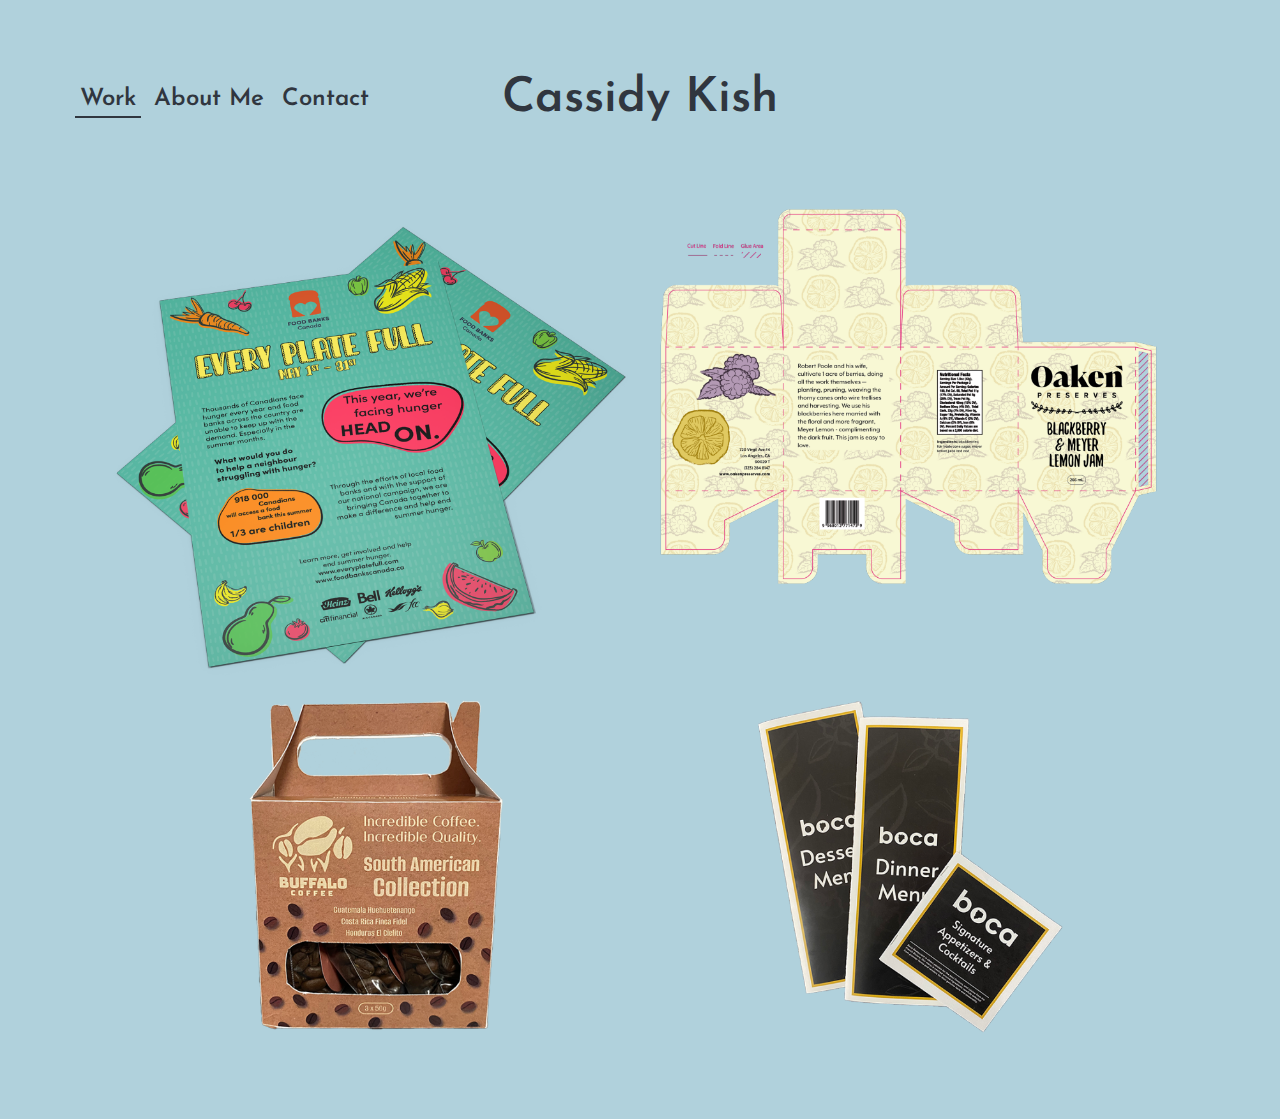
<file: index.html>
<!DOCTYPE html>
<html>
    <head>
        <title>Portfolio</title>
        <link href="./content/master.css" type="text/css" rel="stylesheet" />
    </head>
    <body>
        <nav>
            <div id="name-callout">
                <p>Cassidy Kish</p>
                <div id="top-links">
                    <a class="active" href="./index.html">Work</a>
                    <a href="./about-me.html">About Me</a>
                    <a href="./contact-me.html">Contact</a>
                </div>
            </div>
        </nav>
        <div id="content-main">
            <article>
                <main>
                    <!-- images, 2x2 -->
                    <div class="flex flex-display display-2x2">
                        <a href="./every-plate-full.html">
                            <p>Every Plate Full</p>
                            <img src="./content/every-plate-full/cover.png" />
                        </a>
                        <a href="./oaken-preserves.html">
                            <p>Oaken Preserves</p>
                            <img src="./content/oaken-preserves/cover.png" />
                        </a>
                        <a href="./buffalo-coffee.html">
                            <p>Buffalo Coffee</p>
                            <img src="./content/buffalo-coffee/cover.png" />
                        </a>
                        <a href="./boca-restaurant.html">
                            <p>Boca Restaurant</p>
                            <img src="./content/boca-restaurant/cover.png" />
                        </a>
                    </div>
                </main>
            </article>
<!--
            <article>
                <header>
                    Every Plate Full
                </header>
                <main>
                    <p>For this project we were given an event with text that we were tasked to put into a poster and brochure design. Using Photoshop, Illustrator and InDesign I put these two pieces together. I created shapes in Illustrator, created the backgrounds in Photoshop, and placed the text and images in InDesign. I also created the Food Banks logo used on the design.</p>
                </main>
            </article> -->
        </div>
    </body>
</html>
</file>
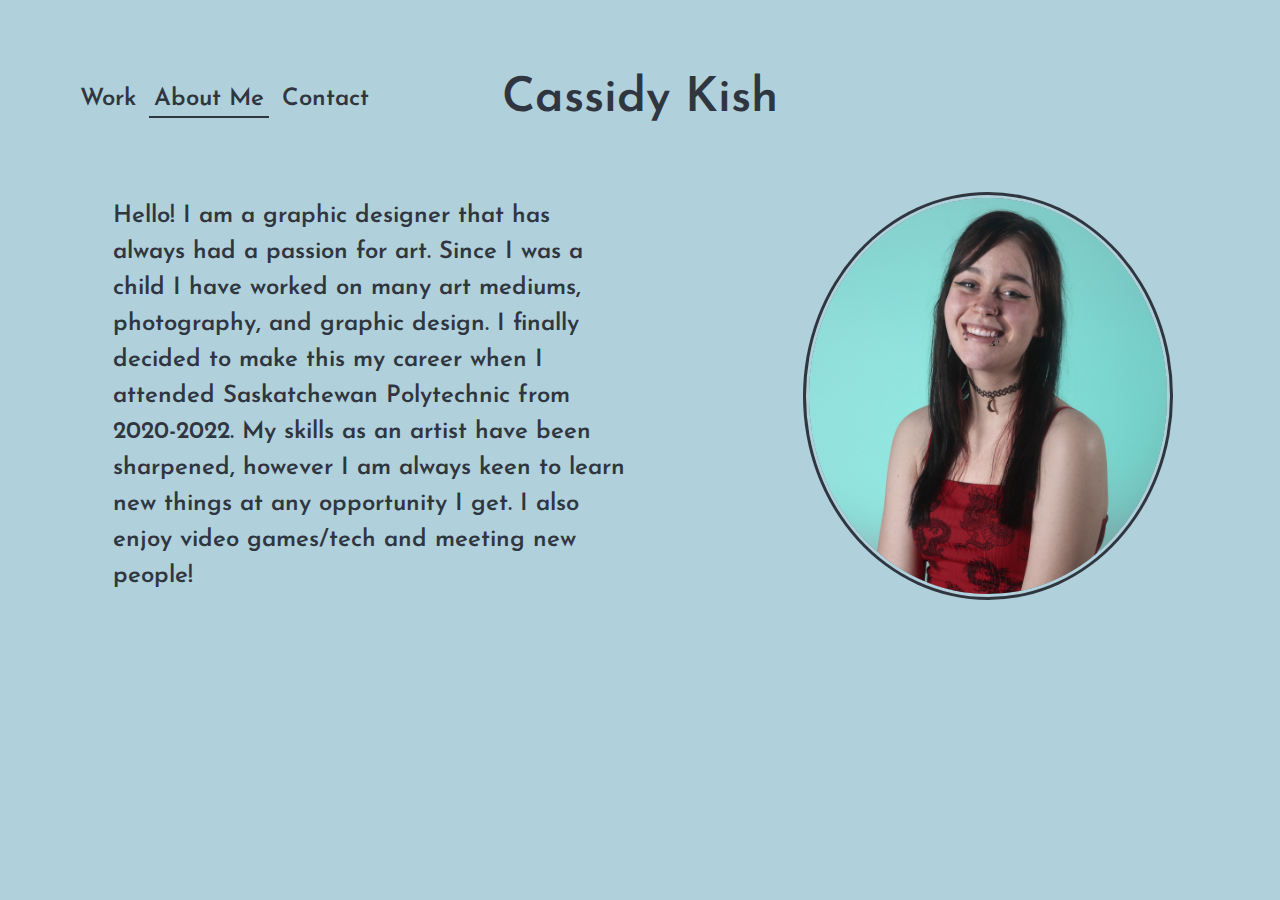
<file: about-me.html>
<!DOCTYPE html>
<html>
    <head>
        <title>Portfolio</title>
        <link href="./content/master.css" type="text/css" rel="stylesheet" />
    </head>
    <body>
        <nav>
            <div id="name-callout">
                <p>Cassidy Kish</p>
                <div id="top-links">
                    <a href="./index.html">Work</a>
                    <a class="active" href="javascript:;">About Me</a>
                    <a href="./contact-me.html">Contact</a>
                </div>
            </div>
        </nav>
        <div id="content-main">
            <article>
                <main>
                    <!-- images, 2x2 -->
                    <div class="flex flex-display display-2x2">
                        <p>Hello! I am a graphic designer that has always had a passion for art. Since I was a child I have worked on many art mediums, photography, and graphic design. I finally decided to make this my career when I attended Saskatchewan Polytechnic from 2020-2022. My skills as an artist have been sharpened, however I am always keen to learn new things at any opportunity I get. I also enjoy video games/tech and meeting new people!</p>
                        <img id="contact-image" src="./content/IMG_0364.png" />
                    </div>
                </main>
            </article>
<!--
            <article>
                <header>
                    Every Plate Full
                </header>
                <main>
                    <p>For this project we were given an event with text that we were tasked to put into a poster and brochure design. Using Photoshop, Illustrator and InDesign I put these two pieces together. I created shapes in Illustrator, created the backgrounds in Photoshop, and placed the text and images in InDesign. I also created the Food Banks logo used on the design.</p>
                </main>
            </article> -->
        </div>
    </body>
</html>
</file>
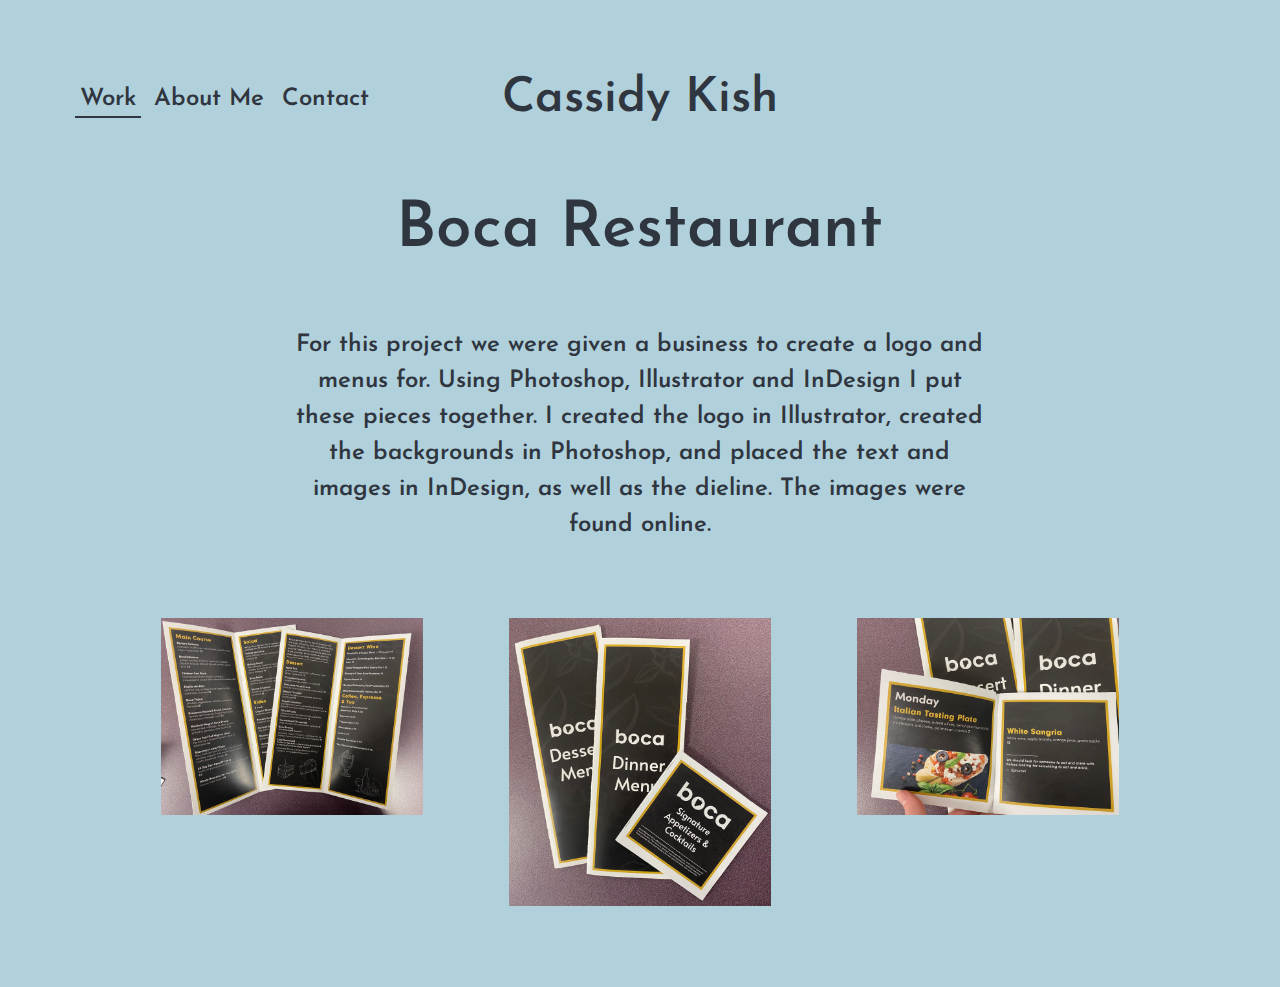
<file: boca-restaurant.html>
<!DOCTYPE html>
<html>
    <head>
        <title>Portfolio</title>
        <link href="./content/master.css" type="text/css" rel="stylesheet" />
    </head>
    <body>
        <nav>
            <div id="name-callout">
                <p>Cassidy Kish</p>
                <div id="top-links">
                    <a class="active" href="./index.html">Work</a>
                    <a href="./about-me.html">About Me</a>
                    <a href="./contact-me.html">Contact</a>
                </div>
            </div>
        </nav>
        <div id="content-main">
            <article class="text">
                <header>
                    Boca Restaurant
                </header>
                <main>
                    <p>For this project we were given a business to create a logo and menus for. Using Photoshop, Illustrator and InDesign I put these pieces together. I created the logo in Illustrator, created the backgrounds in Photoshop, and placed the text and images in InDesign, as well as the dieline. The images were found online.</p>
                </main>
            </article>
            <article>
                <main>
                    <div class="flex flex-display display-3x">
                        <div class="flex-item flex-item-standard">
                            <img src="./content/boca-restaurant/e3d7c642-3e14-43f4-ab29-6fbb550c67c9_rw_1920.png" />
                        </div>
                        <div class="flex-item flex-item-standard">
                            <img src="./content/boca-restaurant/b133558a-b52f-4682-9178-cf494a8159d4_rw_1920.png" />
                        </div>
                        
                        <div class="flex-item flex-item-standard">
                            <img src="./content/boca-restaurant/61c69101-a4b1-41c2-b0f2-41c40caaf131_rw_1920.png" />
                        </div>
                    </div>
                </main>
            </article>
        </div>
    </body>
</html>
</file>
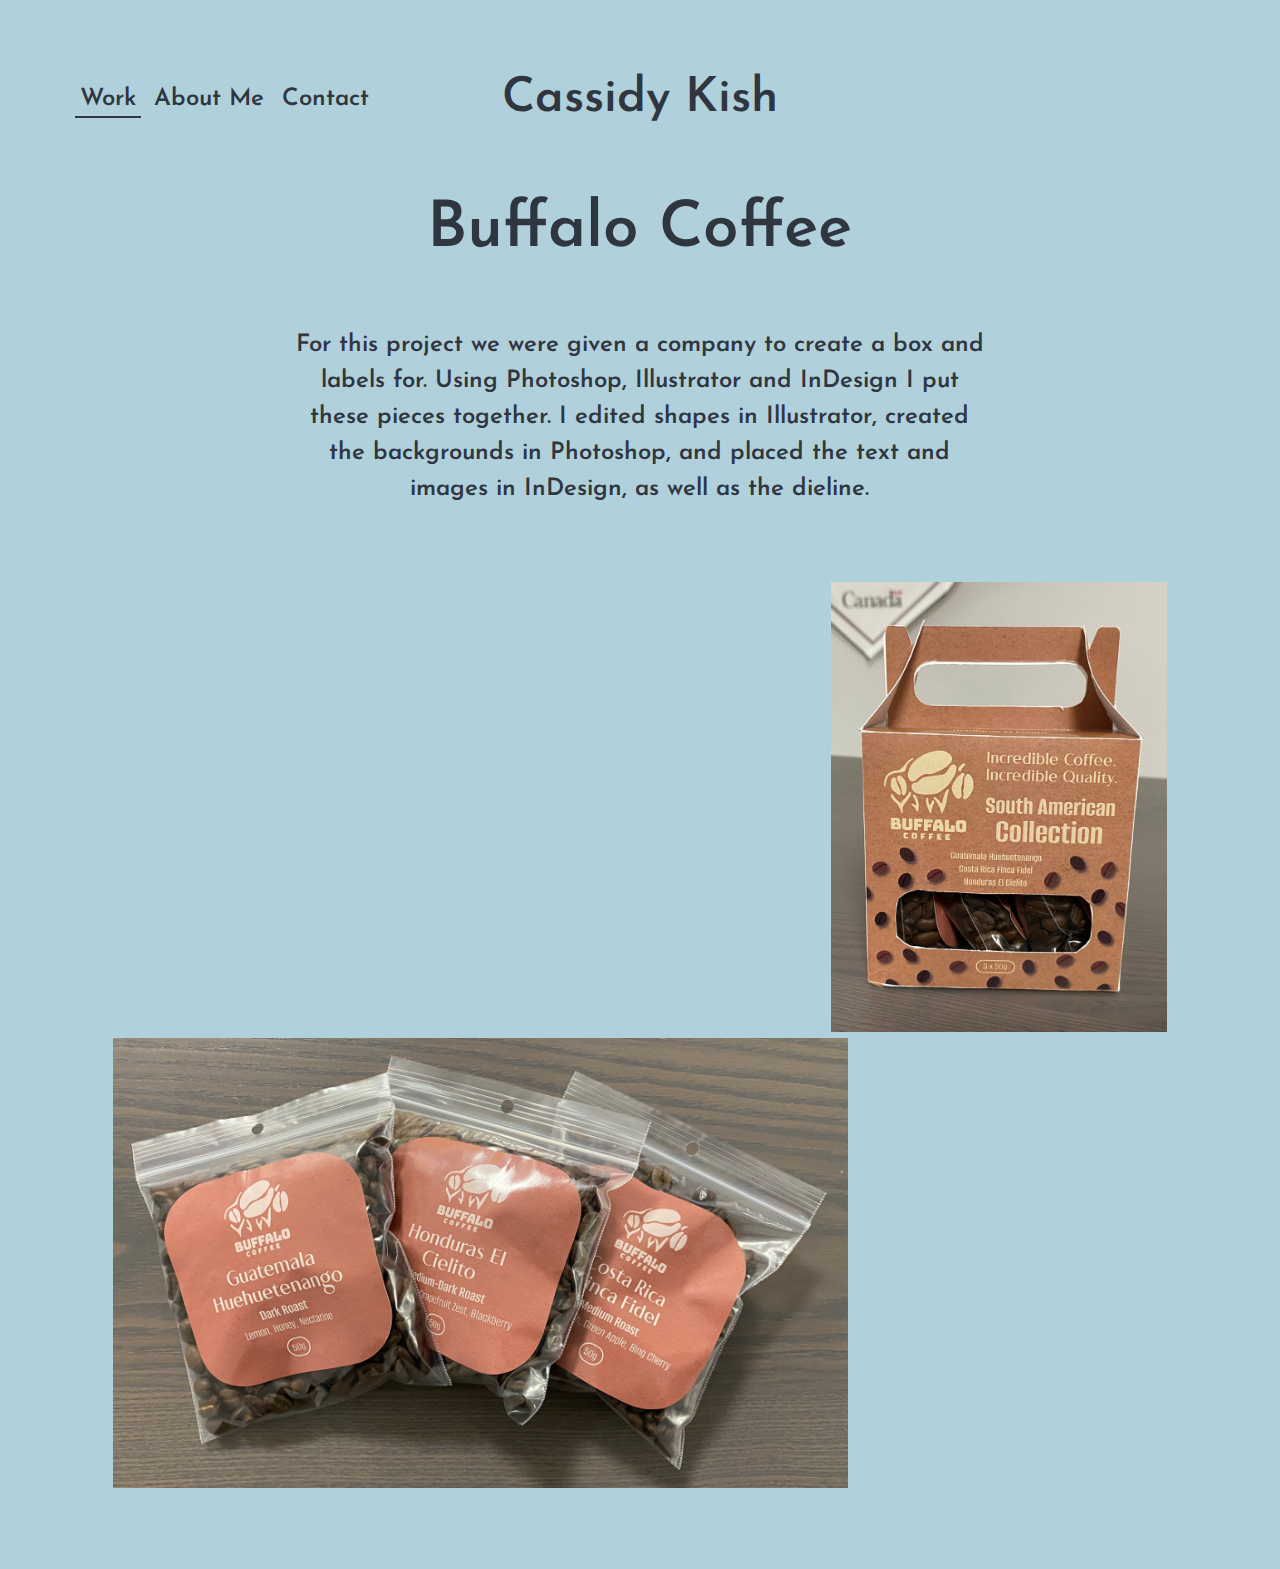
<file: buffalo-coffee.html>
<!DOCTYPE html>
<html>
    <head>
        <title>Portfolio</title>
        <link href="./content/master.css" type="text/css" rel="stylesheet" />
    </head>
    <body>
        <nav>
            <div id="name-callout">
                <p>Cassidy Kish</p>
                <div id="top-links">
                    <a class="active" href="./index.html">Work</a>
                    <a href="./about-me.html">About Me</a>
                    <a href="./contact-me.html">Contact</a>
                </div>
            </div>
        </nav>
        <div id="content-main">
            <article class="text">
                <header>
                    Buffalo Coffee
                </header>
                <main>
                    <p>For this project we were given a company to create a box and labels for. Using Photoshop, Illustrator and InDesign I put these pieces together. I edited shapes in Illustrator, created the backgrounds in Photoshop, and placed the text and images in InDesign, as well as the dieline.</p>
                </main>
            </article>
            <article>
                <main>
                    <div class="flex flex-display display-3x">
                        <div class="flex-item flex-item-shrink">
                            <img src="./content/buffalo-coffee/4c424dd4-843d-4159-8af4-296090568853_rw_19202.png" />
                        </div>
                        <div class="flex-item flex-item-shrink">
                            <img src="./content/buffalo-coffee/288e3a55-84ab-4287-9ffe-2140613064a7_rw_19202.png" />
                        </div>
                    </div>
                </main>
            </article>
        </div>
    </body>
</html>
</file>
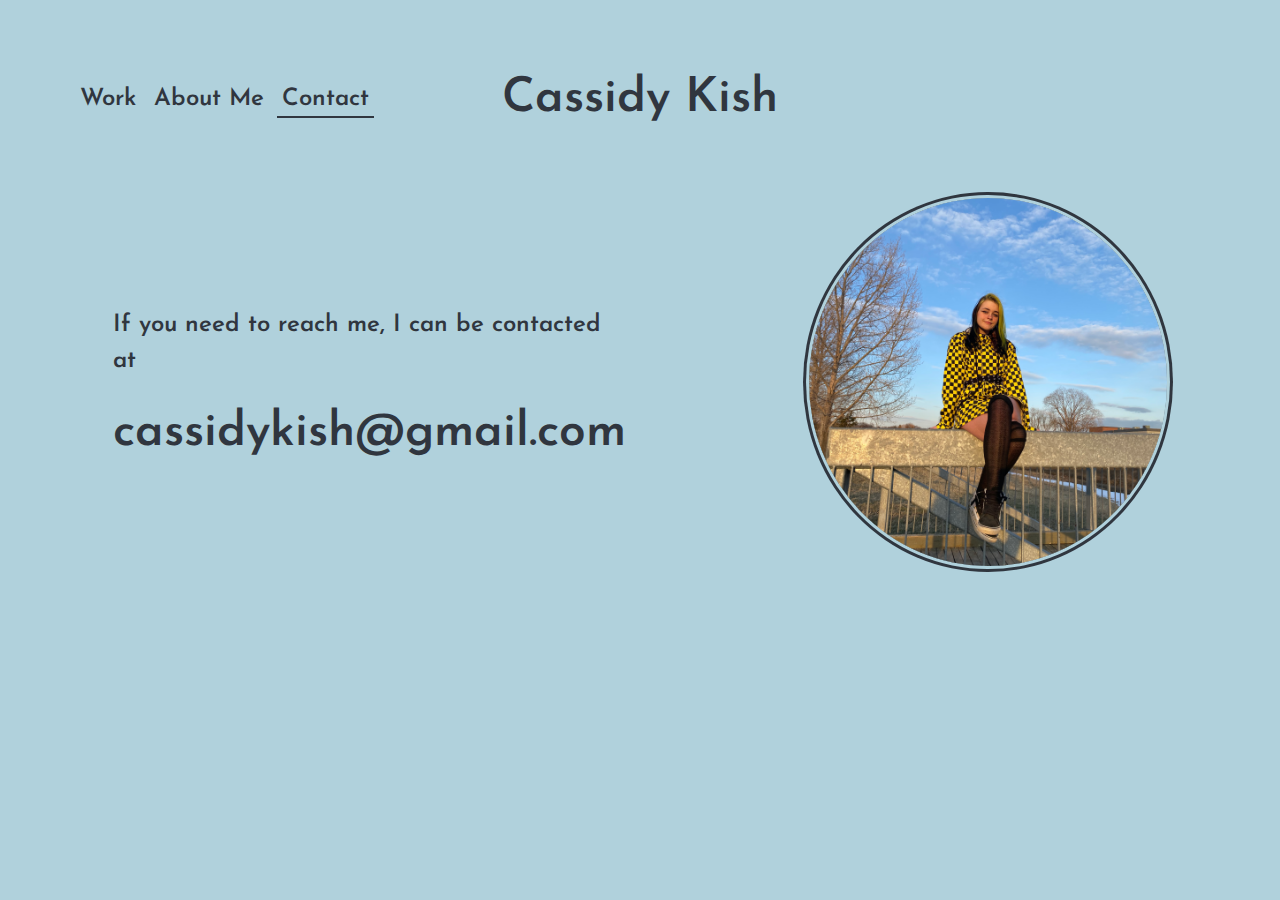
<file: contact-me.html>
<!DOCTYPE html>
<html>
    <head>
        <title>Portfolio</title>
        <link href="./content/master.css" type="text/css" rel="stylesheet" />
    </head>
    <body>
        <nav>
            <div id="name-callout">
                <p>Cassidy Kish</p>
                <div id="top-links">
                    <a href="./index.html">Work</a>
                    <a href="./about-me.html">About Me</a>
                    <a class="active" href="javascript:;">Contact</a>
                </div>
            </div>
        </nav>
        <div id="content-main">
            <article>
                <main>
                    <!-- images, 2x2 -->
                    <div class="flex flex-display display-2x2">
                        <p>If you need to reach me, I can be contacted at<br/><br/><a class="big" href="mailto:cassidykish@gmail.com">cassidykish@gmail.com</a></p>
                        <img id="contact-image" src="./content/IMG_6397.png" />
                    </div>
                </main>
            </article>
<!--
            <article>
                <header>
                    Every Plate Full
                </header>
                <main>
                    <p>For this project we were given an event with text that we were tasked to put into a poster and brochure design. Using Photoshop, Illustrator and InDesign I put these two pieces together. I created shapes in Illustrator, created the backgrounds in Photoshop, and placed the text and images in InDesign. I also created the Food Banks logo used on the design.</p>
                </main>
            </article> -->
        </div>
    </body>
</html>
</file>
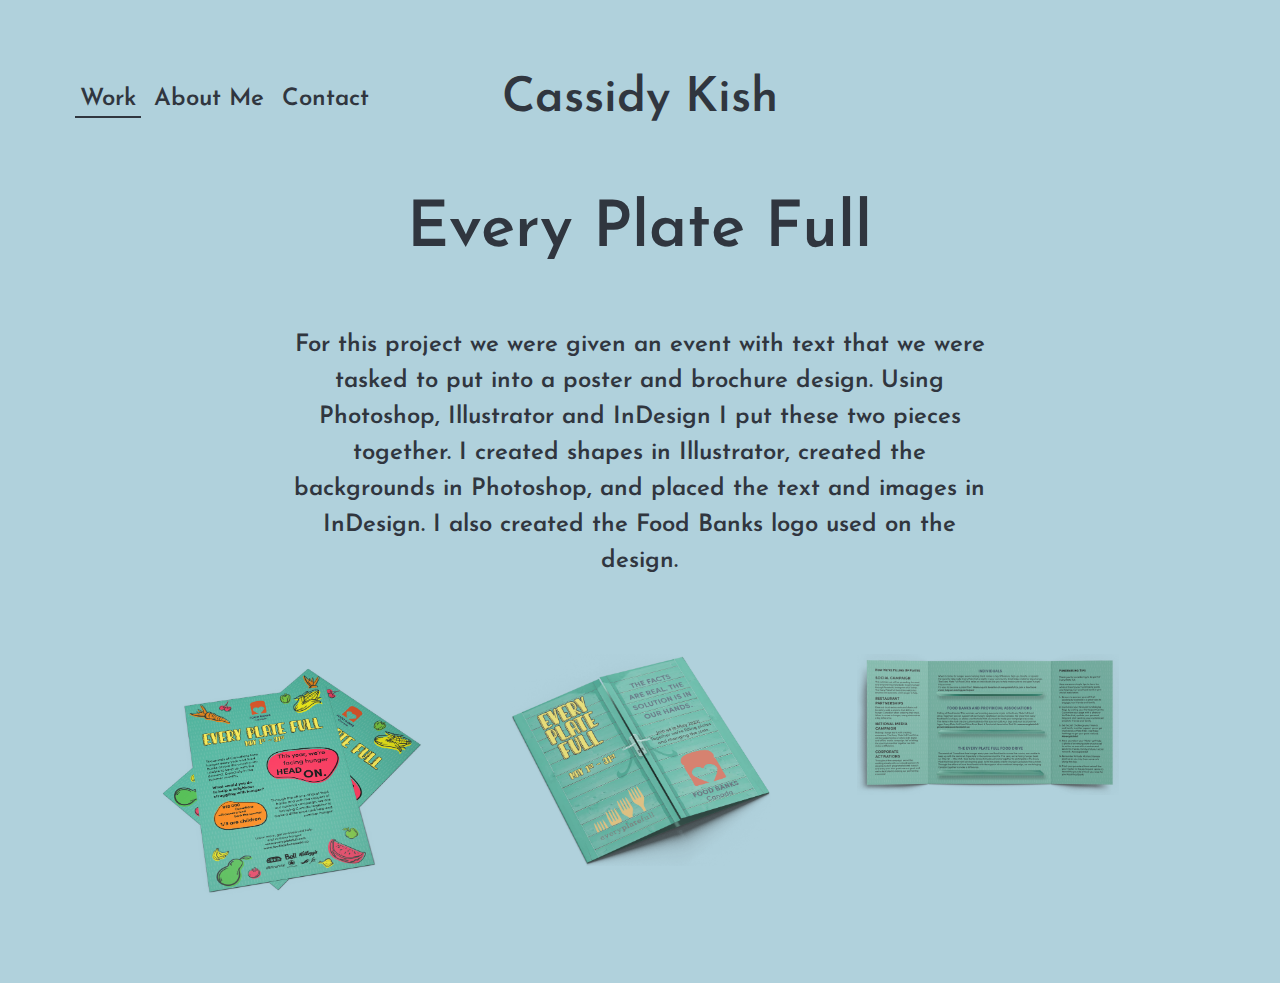
<file: every-plate-full.html>
<!DOCTYPE html>
<html>
    <head>
        <title>Portfolio</title>
        <link href="./content/master.css" type="text/css" rel="stylesheet" />
    </head>
    <body>
        <nav>
            <div id="name-callout">
                <p>Cassidy Kish</p>
                <div id="top-links">
                    <a class="active" href="./index.html">Work</a>
                    <a href="./about-me.html">About Me</a>
                    <a href="./contact-me.html">Contact</a>
                </div>
            </div>
        </nav>
        <div id="content-main">
            <article class="text">
                <header>
                    Every Plate Full
                </header>
                <main>
                    <p>For this project we were given an event with text that we were tasked to put into a poster and brochure design. Using Photoshop, Illustrator and InDesign I put these two pieces together. I created shapes in Illustrator, created the backgrounds in Photoshop, and placed the text and images in InDesign. I also created the Food Banks logo used on the design.</p>
                </main>
            </article>
            <article>
                <main>
                    <div class="flex flex-display display-3x">
                        <div class="flex-item flex-item-standard">
                            <img src="./content/every-plate-full/cover.png" />
                        </div>
                        <div class="flex-item flex-item-standard">
                            <img src="./content/every-plate-full/988fd93f-eb0d-4321-a37f-c8f8bda8d486_rw_1920.png" />
                        </div>
                        
                        <div class="flex-item flex-item-standard">
                            <img src="./content/every-plate-full/7e811c3f-0514-4adb-be2c-3ed1bc4c78ee_rw_1920.png" />
                        </div>
                    </div>
                </main>
            </article>
        </div>
    </body>
</html>
</file>
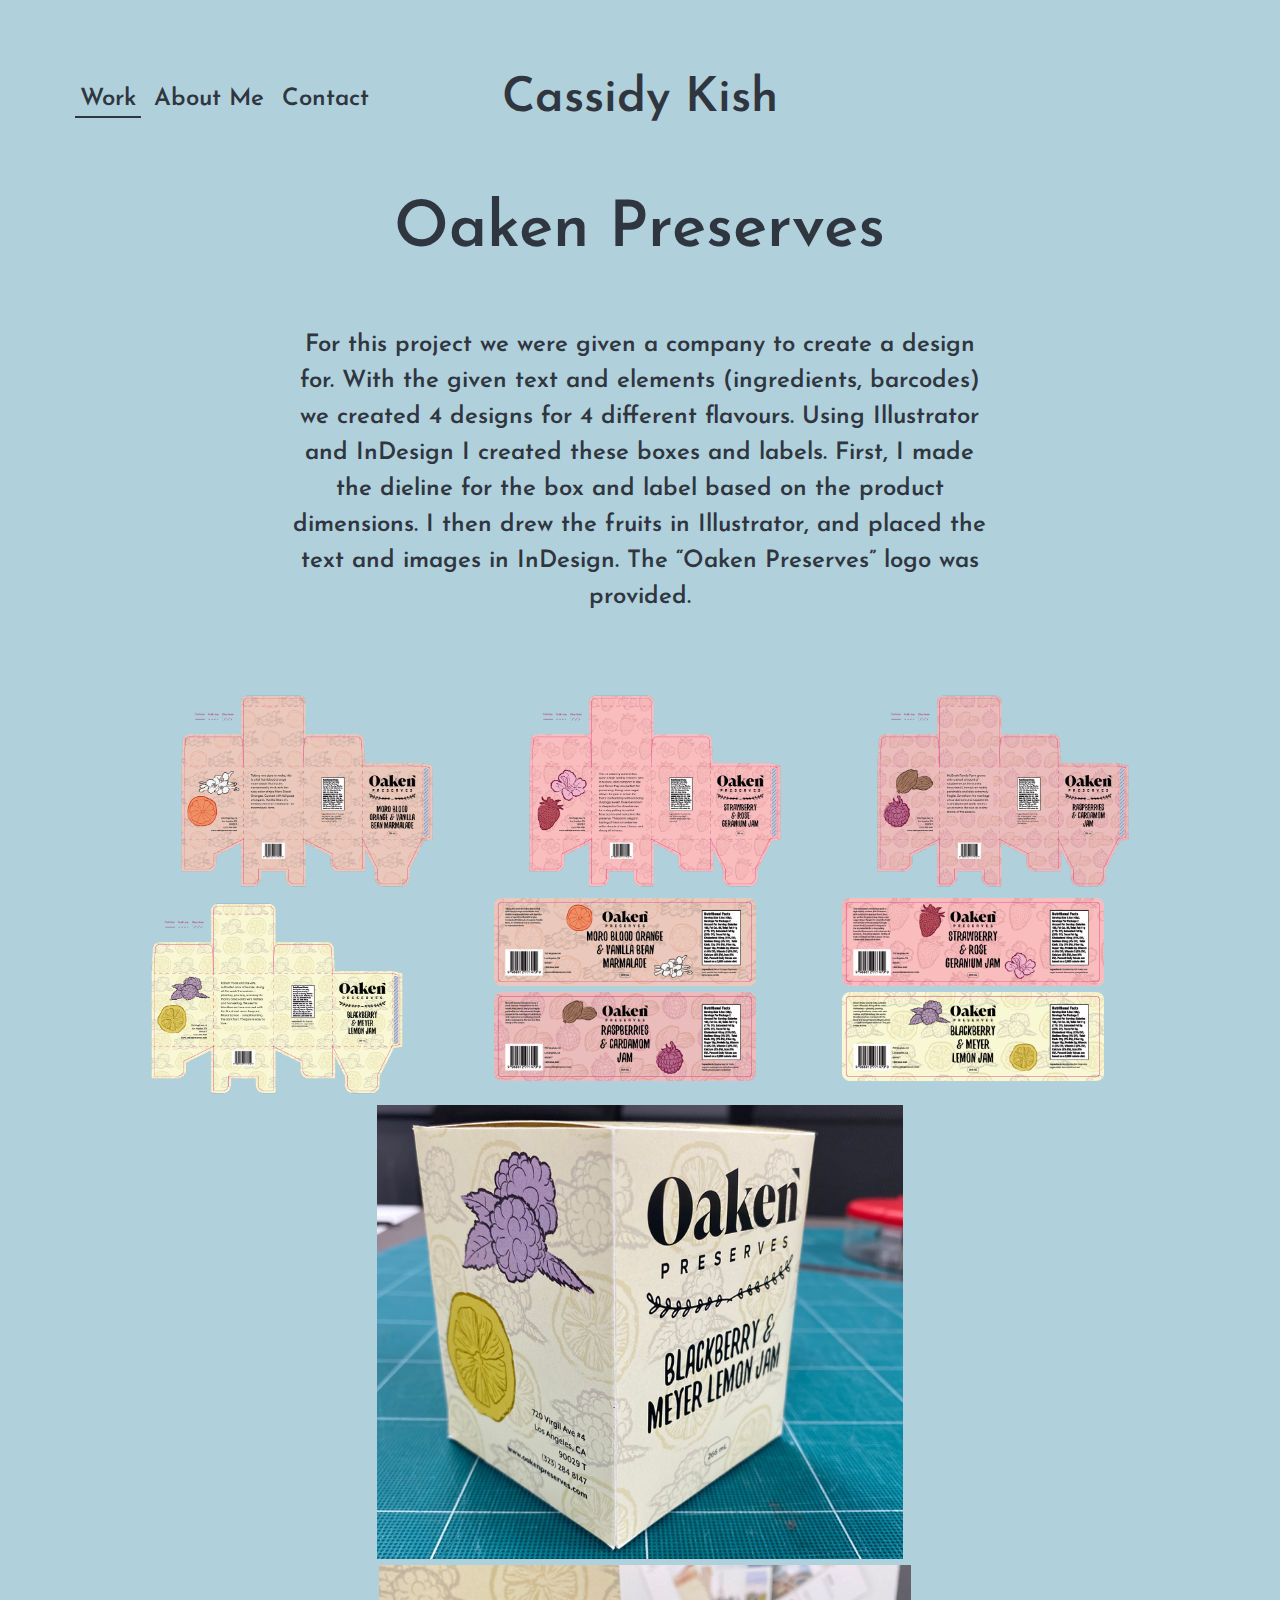
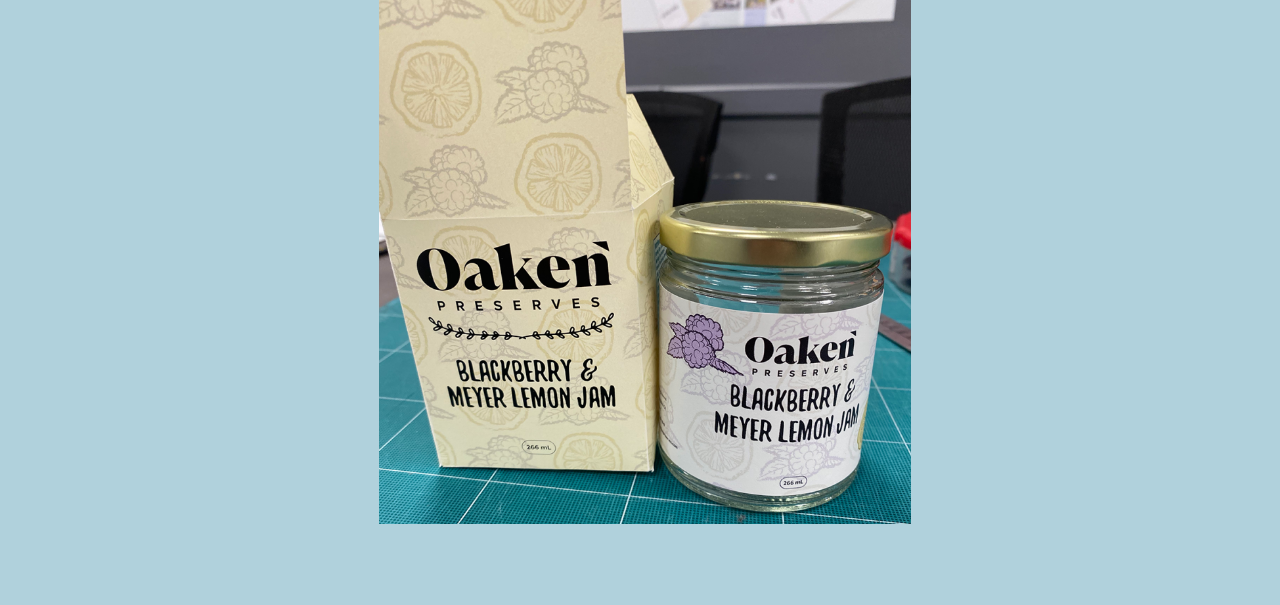
<file: oaken-preserves.html>
<!DOCTYPE html>
<html>
    <head>
        <title>Portfolio</title>
        <link href="./content/master.css" type="text/css" rel="stylesheet" />
    </head>
    <body>
        <nav>
            <div id="name-callout">
                <p>Cassidy Kish</p>
                <div id="top-links">
                    <a class="active" href="./index.html">Work</a>
                    <a href="./about-me.html">About Me</a>
                    <a href="./contact-me.html">Contact</a>
                </div>
            </div>
        </nav>
        <div id="content-main">
            <article class="text">
                <header>
                    Oaken Preserves
                </header>
                <main>
                    <p>For this project we were given a company to create a design for. With the given text and elements (ingredients, barcodes) we created 4 designs for 4 different flavours. Using Illustrator and InDesign I created these boxes and labels. First, I made the dieline for the box and label based on the product dimensions. I then drew the fruits in Illustrator, and placed the text and images in InDesign. The “Oaken Preserves” logo was provided.</p>
                </main>
            </article>
            <article>
                <main>
                    <div class="flex flex-display display-3x">
                        <div class="flex-item flex-item-standard">
                            <img src="./content/oaken-preserves/a7913c89-f45e-4a4c-805a-9a7ef6efb7ef_rw_1920.png" />
                        </div>
                        <div class="flex-item flex-item-standard">
                            <img src="./content/oaken-preserves/2202c50d-2731-4991-8425-b467064eb586_rw_1920.png" />
                        </div> 
                        <div class="flex-item flex-item-standard">
                            <img src="./content/oaken-preserves/72132df1-1f8c-4100-bf9d-b825528a91ac_rw_1920.png" />
                        </div>
                        <div class="flex-item flex-item-standard">
                            <img src="./content/oaken-preserves/cover.png" />
                        </div>
                        <div class="flex-item flex-item-standard">
                            <img src="./content/oaken-preserves/40c35047-544c-40db-a5ee-cae898525255_rw_1200.png" />
                            <img src="./content/oaken-preserves/a4688535-93ac-450a-9b18-5ebc03fdd031_rw_1200.png" />
                        </div>
                        <div class="flex-item flex-item-standard">
                            <img src="./content/oaken-preserves/debab73e-adc1-427f-8d28-eccc4cebf329_rw_1200.png" />
                            <img src="./content/oaken-preserves/ba72aa6d-0252-43c3-a346-07b7a3679c0c_rw_1200.png" />
                        </div>
                        <div class="flex-item flex-item-grow">
                            <img src="./content/oaken-preserves/IMG_30682.png" />
                        </div>
                        <div class="flex-item flex-item-grow">
                            <img src="./content/oaken-preserves/IMG_30692.png" />
                        </div>
                    </div>
                </main>
            </article>
        </div>
    </body>
</html>
</file>
<file: content/master.css>
@font-face {
  font-family: "JosefinSans";
  src: url("./JosefinSans-Medium.ttf") format("truetype");
}
@font-face {
  font-family: "JosefinSans-Bold";
  src: url("./JosefinSans-SemiBold.ttf") format("truetype");
}
body {
  margin: 75px;
  background: #b0d1dc;
  color: #30363f;
  font: 1.5rem "JosefinSans-Bold", sans-serif;
}

a {
  color: #30363f;
  text-decoration: none;
}

.big {
  font-size: 3rem;
}

nav {
  margin-bottom: 75px;
}
nav a {
  padding: 5px;
}
nav a:hover, nav a.active {
  border-bottom: 2px solid #30363f;
}
nav #name-callout {
  position: relative;
}
nav #name-callout p {
  font-size: 3rem;
  text-align: center;
  margin: 0;
}
nav #name-callout #top-links {
  position: absolute;
  top: calc(50% - 12px);
  left: 0;
}

div#content-main {
  margin: 0 auto;
  width: 95%;
}

article.text {
  width: 65%;
}

article {
  margin: 0px auto 75px auto;
  text-align: center;
}
article header {
  font-size: 4rem;
  margin-bottom: 65px;
}
article p {
  line-height: 2.25rem;
}

.flex {
  display: flex;
}

.flex-display {
  flex-wrap: wrap;
}

.display-3x .flex-item {
  margin: 0 10px;
}
.display-3x .flex-item:first-child {
  margin-left: auto;
}
.display-3x .flex-item:last-child {
  margin-right: auto;
}
.display-3x .flex-item-standard {
  width: calc(33.333% - 30px);
}
.display-3x .flex-item-standard img {
  max-width: 80%;
}
.display-3x .flex-item-grow {
  flex-grow: 1;
}
.display-3x .flex-item-grow img {
  max-width: 50%;
}
.display-3x .flex-item-shrink {
  flex-shrink: 1;
}
.display-3x .flex-item-shrink img {
  max-height: 450px;
}

.display-2x2 > a, .display-2x2 > img, .display-2x2 > p {
  display: block;
  width: calc(50% - 20px);
  margin: 0 10px;
  position: relative;
  color: #30363f;
  text-decoration: none;
}
.display-2x2 > a p, .display-2x2 > img p, .display-2x2 > p p {
  transition: all 0.3s ease-in-out;
  opacity: 0;
  position: absolute;
  top: calc(50% - 18px);
  width: 100%;
  text-align: center;
}
.display-2x2 > a img, .display-2x2 > img img, .display-2x2 > p img {
  transition: all 0.3s ease-in-out;
  opacity: 1;
  max-width: 100%;
}
.display-2x2 a:hover p {
  opacity: 1;
}
.display-2x2 a:hover img {
  opacity: 0;
}
.display-2x2 > p {
  margin-top: auto;
  margin-bottom: auto;
  text-align: left;
}
.display-2x2 > img {
  max-width: 33.333%;
  margin-left: auto;
}

#contact-image {
  border-radius: 50%;
  box-shadow: 0 0 0 3px #b0d1dc, 0 0 0 6px;
}

/*# sourceMappingURL=master.css.map */
</file>
